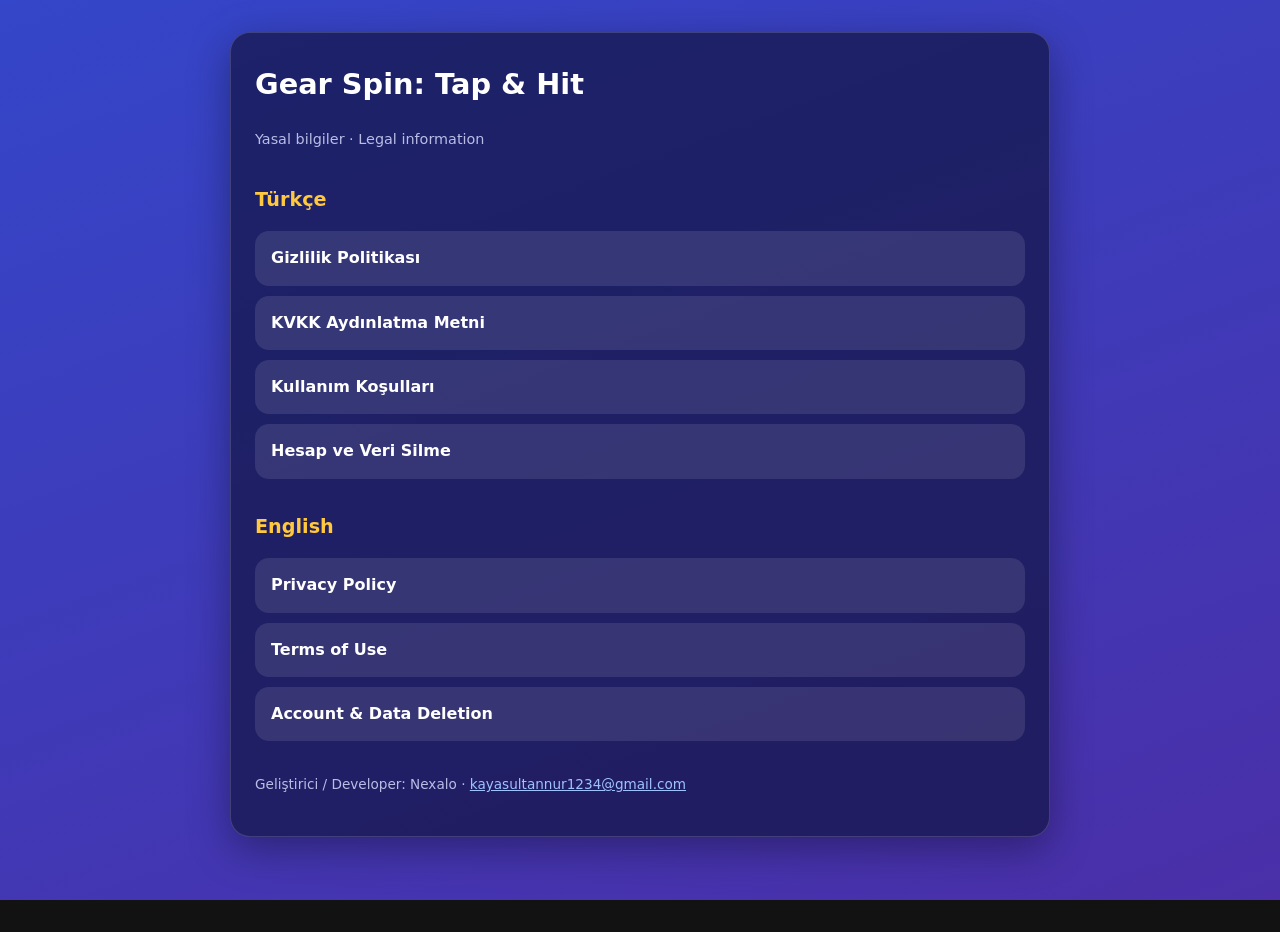
<file: docs/index.html>
<!DOCTYPE html>
<html lang="tr">
<head>
  <meta charset="utf-8">
  <meta name="viewport" content="width=device-width, initial-scale=1">
  <title>Gear Spin: Tap &amp; Hit – Yasal Bilgiler / Legal</title>
  <meta name="description" content="Gear Spin: Tap &amp; Hit gizlilik politikası, KVKK aydınlatma metni, kullanım koşulları ve hesap silme bilgileri.">
  <link rel="stylesheet" href="style.css">
</head>
<body>
<main>
  <h1>Gear Spin: Tap &amp; Hit</h1>
  <p class="muted">Yasal bilgiler · Legal information</p>

  <h2>Türkçe</h2>
  <a class="card" href="privacy-tr.html">Gizlilik Politikası</a>
  <a class="card" href="kvkk.html">KVKK Aydınlatma Metni</a>
  <a class="card" href="terms-tr.html">Kullanım Koşulları</a>
  <a class="card" href="delete-account.html">Hesap ve Veri Silme</a>

  <h2>English</h2>
  <a class="card" href="privacy-en.html">Privacy Policy</a>
  <a class="card" href="terms-en.html">Terms of Use</a>
  <a class="card" href="delete-account.html">Account &amp; Data Deletion</a>

  <footer>Geliştirici / Developer: Nexalo · <a href="mailto:kayasultannur1234@gmail.com">kayasultannur1234@gmail.com</a></footer>
</main>
</body>
</html>
</file>
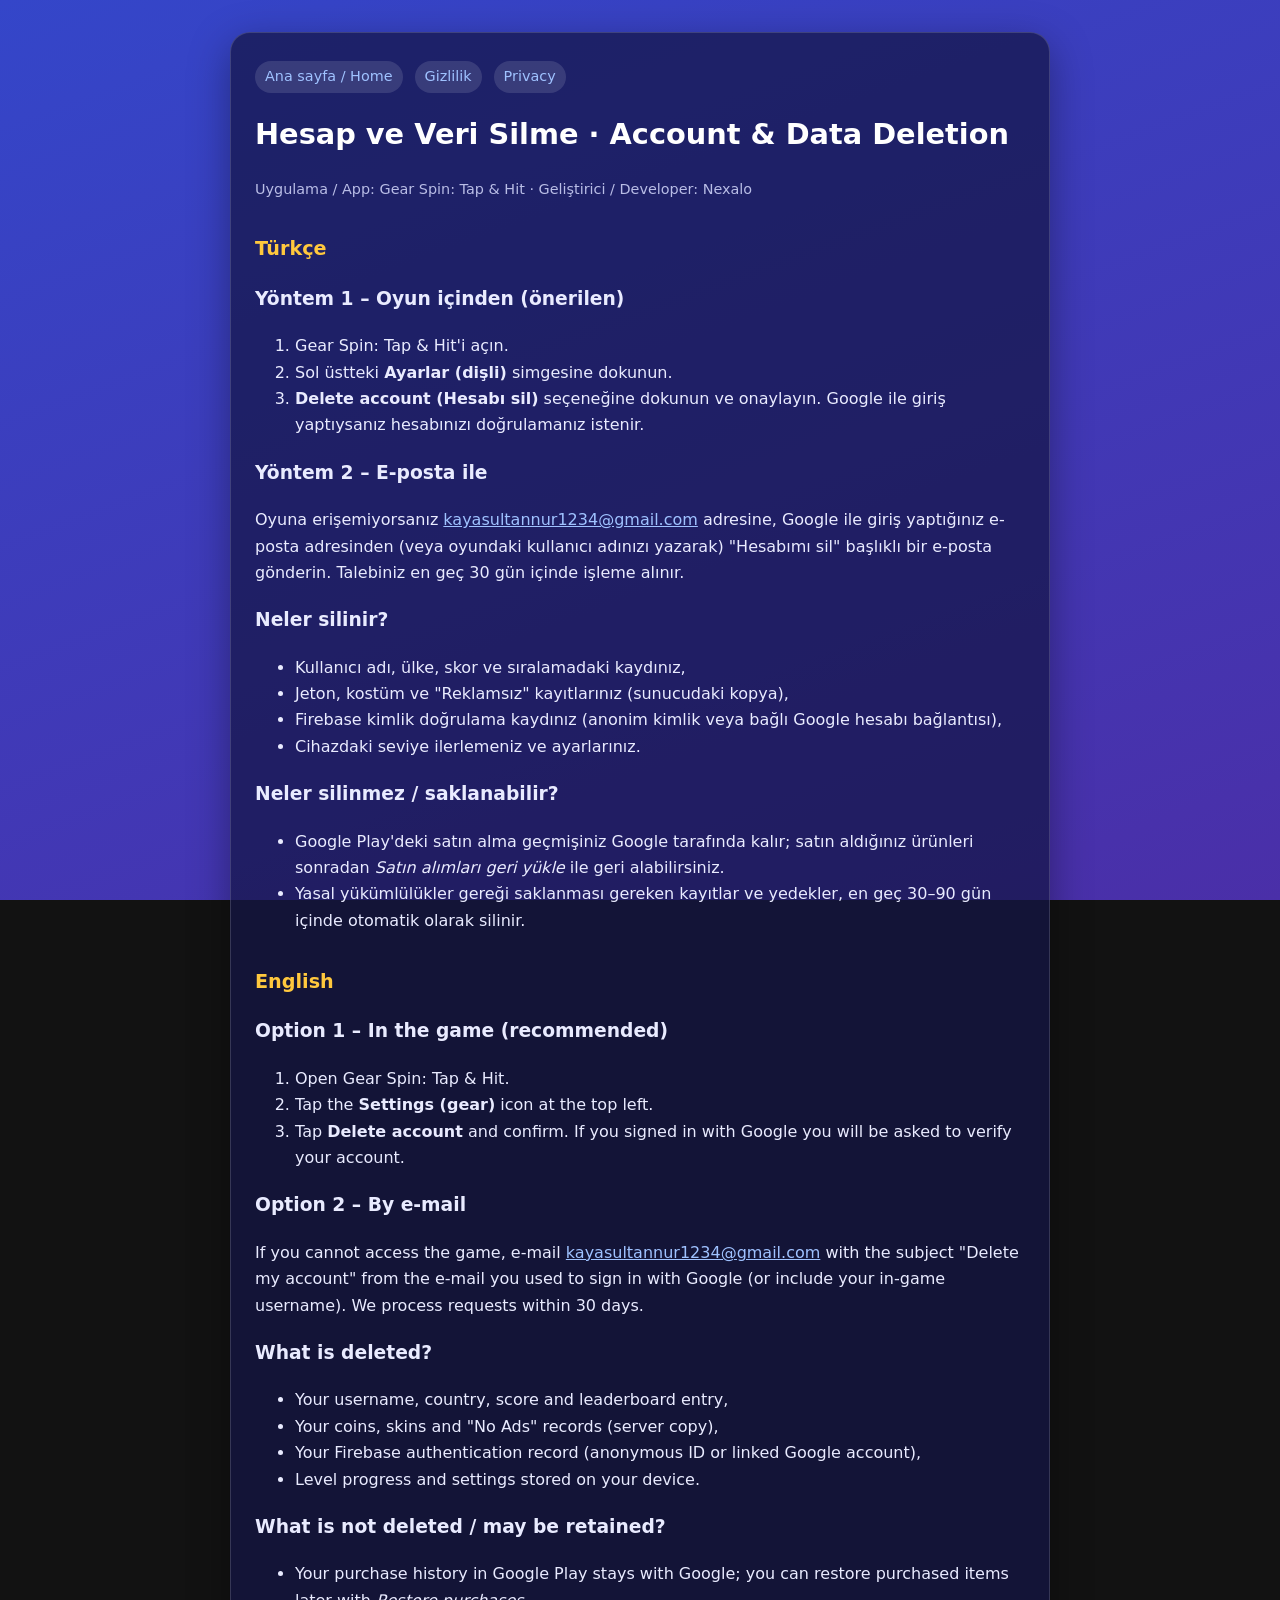
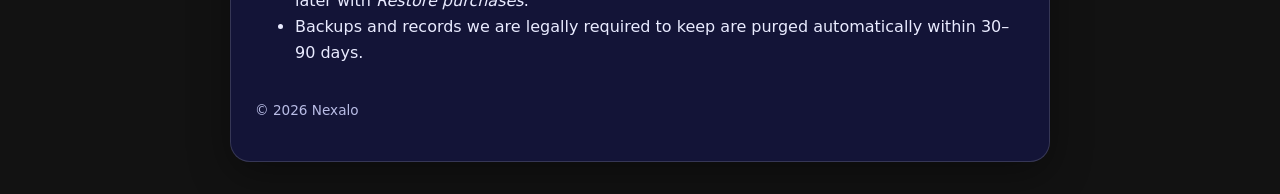
<file: docs/delete-account.html>
<!DOCTYPE html>
<html lang="tr">
<head>
  <meta charset="utf-8">
  <meta name="viewport" content="width=device-width, initial-scale=1">
  <title>Hesap ve Veri Silme / Account &amp; Data Deletion – Gear Spin: Tap &amp; Hit</title>
  <meta name="description" content="Gear Spin: Tap &amp; Hit hesabınızı ve verilerinizi nasıl silebileceğinizi öğrenin. How to delete your Gear Spin account and data.">
  <link rel="stylesheet" href="style.css">
</head>
<body>
<main>
  <nav><a href="index.html">Ana sayfa / Home</a><a href="privacy-tr.html">Gizlilik</a><a href="privacy-en.html">Privacy</a></nav>
  <h1>Hesap ve Veri Silme · Account &amp; Data Deletion</h1>
  <p class="muted">Uygulama / App: Gear Spin: Tap &amp; Hit · Geliştirici / Developer: Nexalo</p>

  <h2>Türkçe</h2>
  <h3>Yöntem 1 – Oyun içinden (önerilen)</h3>
  <ol>
    <li>Gear Spin: Tap &amp; Hit'i açın.</li>
    <li>Sol üstteki <strong>Ayarlar (dişli)</strong> simgesine dokunun.</li>
    <li><strong>Delete account (Hesabı sil)</strong> seçeneğine dokunun ve onaylayın. Google ile giriş yaptıysanız hesabınızı doğrulamanız istenir.</li>
  </ol>
  <h3>Yöntem 2 – E-posta ile</h3>
  <p>Oyuna erişemiyorsanız <a href="mailto:kayasultannur1234@gmail.com?subject=Gear%20Spin%20hesap%20silme">kayasultannur1234@gmail.com</a> adresine, Google ile giriş yaptığınız e-posta adresinden (veya oyundaki kullanıcı adınızı yazarak) "Hesabımı sil" başlıklı bir e-posta gönderin. Talebiniz en geç 30 gün içinde işleme alınır.</p>
  <h3>Neler silinir?</h3>
  <ul>
    <li>Kullanıcı adı, ülke, skor ve sıralamadaki kaydınız,</li>
    <li>Jeton, kostüm ve "Reklamsız" kayıtlarınız (sunucudaki kopya),</li>
    <li>Firebase kimlik doğrulama kaydınız (anonim kimlik veya bağlı Google hesabı bağlantısı),</li>
    <li>Cihazdaki seviye ilerlemeniz ve ayarlarınız.</li>
  </ul>
  <h3>Neler silinmez / saklanabilir?</h3>
  <ul>
    <li>Google Play'deki satın alma geçmişiniz Google tarafında kalır; satın aldığınız ürünleri sonradan <em>Satın alımları geri yükle</em> ile geri alabilirsiniz.</li>
    <li>Yasal yükümlülükler gereği saklanması gereken kayıtlar ve yedekler, en geç 30–90 gün içinde otomatik olarak silinir.</li>
  </ul>

  <h2>English</h2>
  <h3>Option 1 – In the game (recommended)</h3>
  <ol>
    <li>Open Gear Spin: Tap &amp; Hit.</li>
    <li>Tap the <strong>Settings (gear)</strong> icon at the top left.</li>
    <li>Tap <strong>Delete account</strong> and confirm. If you signed in with Google you will be asked to verify your account.</li>
  </ol>
  <h3>Option 2 – By e-mail</h3>
  <p>If you cannot access the game, e-mail <a href="mailto:kayasultannur1234@gmail.com?subject=Gear%20Spin%20account%20deletion">kayasultannur1234@gmail.com</a> with the subject "Delete my account" from the e-mail you used to sign in with Google (or include your in-game username). We process requests within 30 days.</p>
  <h3>What is deleted?</h3>
  <ul>
    <li>Your username, country, score and leaderboard entry,</li>
    <li>Your coins, skins and "No Ads" records (server copy),</li>
    <li>Your Firebase authentication record (anonymous ID or linked Google account),</li>
    <li>Level progress and settings stored on your device.</li>
  </ul>
  <h3>What is not deleted / may be retained?</h3>
  <ul>
    <li>Your purchase history in Google Play stays with Google; you can restore purchased items later with <em>Restore purchases</em>.</li>
    <li>Backups and records we are legally required to keep are purged automatically within 30–90 days.</li>
  </ul>

  <footer>© 2026 Nexalo</footer>
</main>
</body>
</html>
</file>
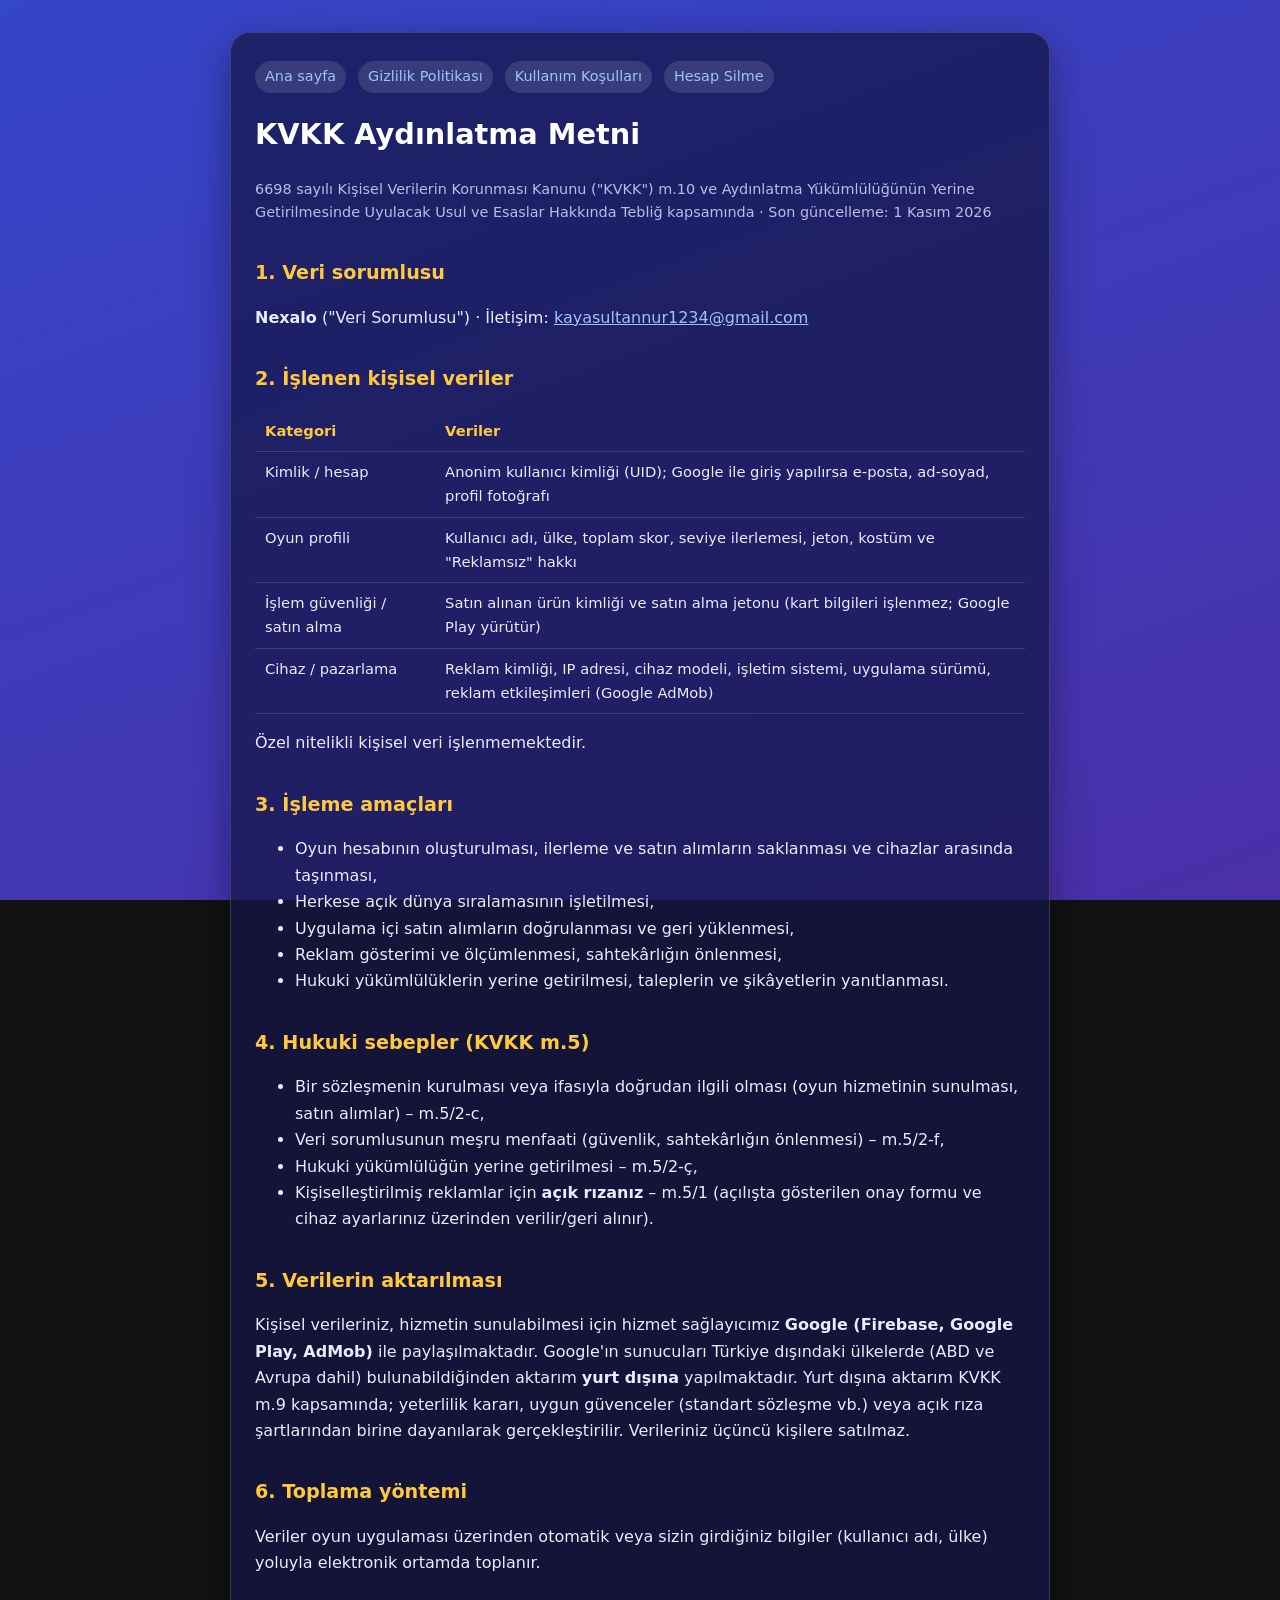
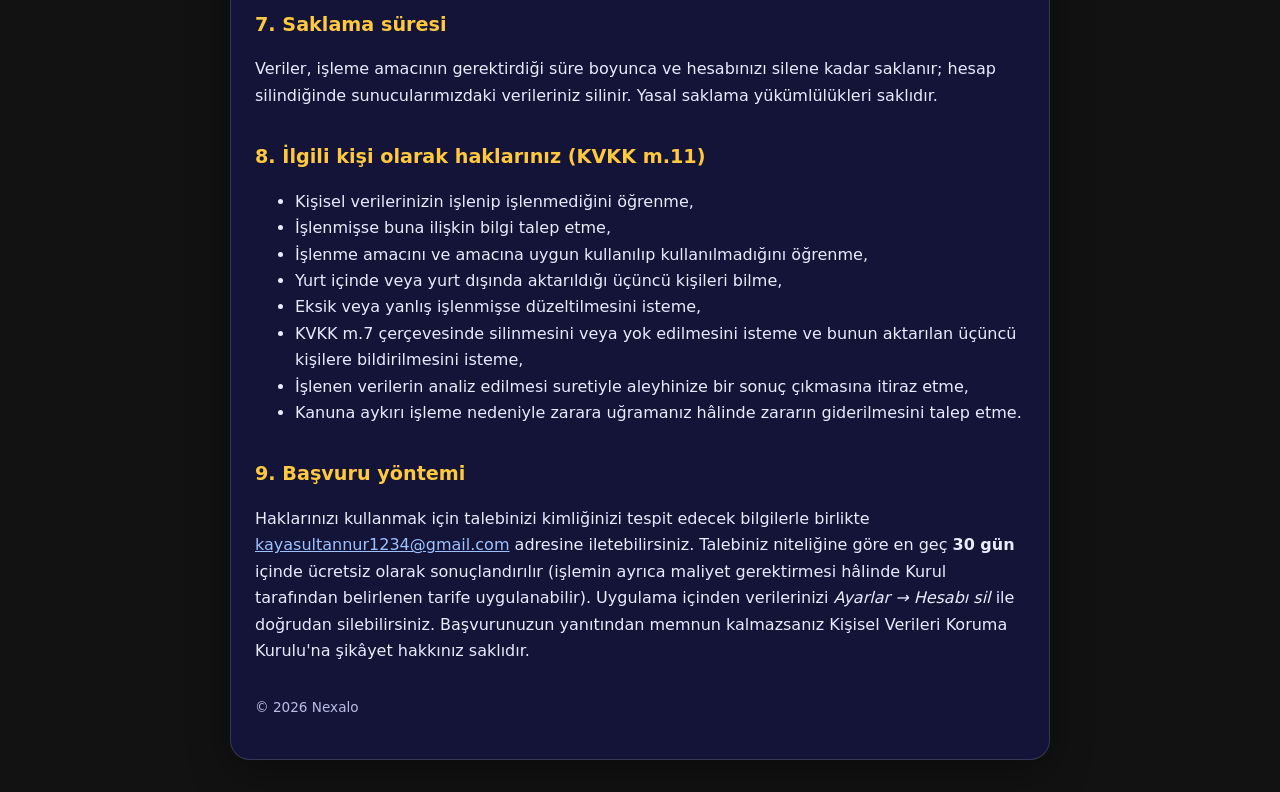
<file: docs/kvkk.html>
<!DOCTYPE html>
<html lang="tr">
<head>
  <meta charset="utf-8">
  <meta name="viewport" content="width=device-width, initial-scale=1">
  <title>KVKK Aydınlatma Metni – Gear Spin: Tap &amp; Hit</title>
  <meta name="description" content="6698 sayılı KVKK m.10 kapsamında Gear Spin: Tap &amp; Hit kullanıcıları için kişisel verilerin işlenmesine ilişkin aydınlatma metni.">
  <link rel="stylesheet" href="style.css">
</head>
<body>
<main>
  <nav><a href="index.html">Ana sayfa</a><a href="privacy-tr.html">Gizlilik Politikası</a><a href="terms-tr.html">Kullanım Koşulları</a><a href="delete-account.html">Hesap Silme</a></nav>
  <h1>KVKK Aydınlatma Metni</h1>
  <p class="muted">6698 sayılı Kişisel Verilerin Korunması Kanunu ("KVKK") m.10 ve Aydınlatma Yükümlülüğünün Yerine Getirilmesinde Uyulacak Usul ve Esaslar Hakkında Tebliğ kapsamında · Son güncelleme: 1 Kasım 2026</p>

  <h2>1. Veri sorumlusu</h2>
  <p><strong>Nexalo</strong> ("Veri Sorumlusu") · İletişim: <a href="mailto:kayasultannur1234@gmail.com">kayasultannur1234@gmail.com</a></p>

  <h2>2. İşlenen kişisel veriler</h2>
  <table>
    <tr><th>Kategori</th><th>Veriler</th></tr>
    <tr><td>Kimlik / hesap</td><td>Anonim kullanıcı kimliği (UID); Google ile giriş yapılırsa e-posta, ad-soyad, profil fotoğrafı</td></tr>
    <tr><td>Oyun profili</td><td>Kullanıcı adı, ülke, toplam skor, seviye ilerlemesi, jeton, kostüm ve "Reklamsız" hakkı</td></tr>
    <tr><td>İşlem güvenliği / satın alma</td><td>Satın alınan ürün kimliği ve satın alma jetonu (kart bilgileri işlenmez; Google Play yürütür)</td></tr>
    <tr><td>Cihaz / pazarlama</td><td>Reklam kimliği, IP adresi, cihaz modeli, işletim sistemi, uygulama sürümü, reklam etkileşimleri (Google AdMob)</td></tr>
  </table>
  <p>Özel nitelikli kişisel veri işlenmemektedir.</p>

  <h2>3. İşleme amaçları</h2>
  <ul>
    <li>Oyun hesabının oluşturulması, ilerleme ve satın alımların saklanması ve cihazlar arasında taşınması,</li>
    <li>Herkese açık dünya sıralamasının işletilmesi,</li>
    <li>Uygulama içi satın alımların doğrulanması ve geri yüklenmesi,</li>
    <li>Reklam gösterimi ve ölçümlenmesi, sahtekârlığın önlenmesi,</li>
    <li>Hukuki yükümlülüklerin yerine getirilmesi, taleplerin ve şikâyetlerin yanıtlanması.</li>
  </ul>

  <h2>4. Hukuki sebepler (KVKK m.5)</h2>
  <ul>
    <li>Bir sözleşmenin kurulması veya ifasıyla doğrudan ilgili olması (oyun hizmetinin sunulması, satın alımlar) – m.5/2-c,</li>
    <li>Veri sorumlusunun meşru menfaati (güvenlik, sahtekârlığın önlenmesi) – m.5/2-f,</li>
    <li>Hukuki yükümlülüğün yerine getirilmesi – m.5/2-ç,</li>
    <li>Kişiselleştirilmiş reklamlar için <strong>açık rızanız</strong> – m.5/1 (açılışta gösterilen onay formu ve cihaz ayarlarınız üzerinden verilir/geri alınır).</li>
  </ul>

  <h2>5. Verilerin aktarılması</h2>
  <p>Kişisel verileriniz, hizmetin sunulabilmesi için hizmet sağlayıcımız <strong>Google (Firebase, Google Play, AdMob)</strong> ile paylaşılmaktadır. Google'ın sunucuları Türkiye dışındaki ülkelerde (ABD ve Avrupa dahil) bulunabildiğinden aktarım <strong>yurt dışına</strong> yapılmaktadır. Yurt dışına aktarım KVKK m.9 kapsamında; yeterlilik kararı, uygun güvenceler (standart sözleşme vb.) veya açık rıza şartlarından birine dayanılarak gerçekleştirilir. Verileriniz üçüncü kişilere satılmaz.</p>

  <h2>6. Toplama yöntemi</h2>
  <p>Veriler oyun uygulaması üzerinden otomatik veya sizin girdiğiniz bilgiler (kullanıcı adı, ülke) yoluyla elektronik ortamda toplanır.</p>

  <h2>7. Saklama süresi</h2>
  <p>Veriler, işleme amacının gerektirdiği süre boyunca ve hesabınızı silene kadar saklanır; hesap silindiğinde sunucularımızdaki verileriniz silinir. Yasal saklama yükümlülükleri saklıdır.</p>

  <h2>8. İlgili kişi olarak haklarınız (KVKK m.11)</h2>
  <ul>
    <li>Kişisel verilerinizin işlenip işlenmediğini öğrenme,</li>
    <li>İşlenmişse buna ilişkin bilgi talep etme,</li>
    <li>İşlenme amacını ve amacına uygun kullanılıp kullanılmadığını öğrenme,</li>
    <li>Yurt içinde veya yurt dışında aktarıldığı üçüncü kişileri bilme,</li>
    <li>Eksik veya yanlış işlenmişse düzeltilmesini isteme,</li>
    <li>KVKK m.7 çerçevesinde silinmesini veya yok edilmesini isteme ve bunun aktarılan üçüncü kişilere bildirilmesini isteme,</li>
    <li>İşlenen verilerin analiz edilmesi suretiyle aleyhinize bir sonuç çıkmasına itiraz etme,</li>
    <li>Kanuna aykırı işleme nedeniyle zarara uğramanız hâlinde zararın giderilmesini talep etme.</li>
  </ul>

  <h2>9. Başvuru yöntemi</h2>
  <p>Haklarınızı kullanmak için talebinizi kimliğinizi tespit edecek bilgilerle birlikte <a href="mailto:kayasultannur1234@gmail.com">kayasultannur1234@gmail.com</a> adresine iletebilirsiniz. Talebiniz niteliğine göre en geç <strong>30 gün</strong> içinde ücretsiz olarak sonuçlandırılır (işlemin ayrıca maliyet gerektirmesi hâlinde Kurul tarafından belirlenen tarife uygulanabilir). Uygulama içinden verilerinizi <em>Ayarlar → Hesabı sil</em> ile doğrudan silebilirsiniz. Başvurunuzun yanıtından memnun kalmazsanız Kişisel Verileri Koruma Kurulu'na şikâyet hakkınız saklıdır.</p>

  <footer>© 2026 Nexalo</footer>
</main>
</body>
</html>
</file>
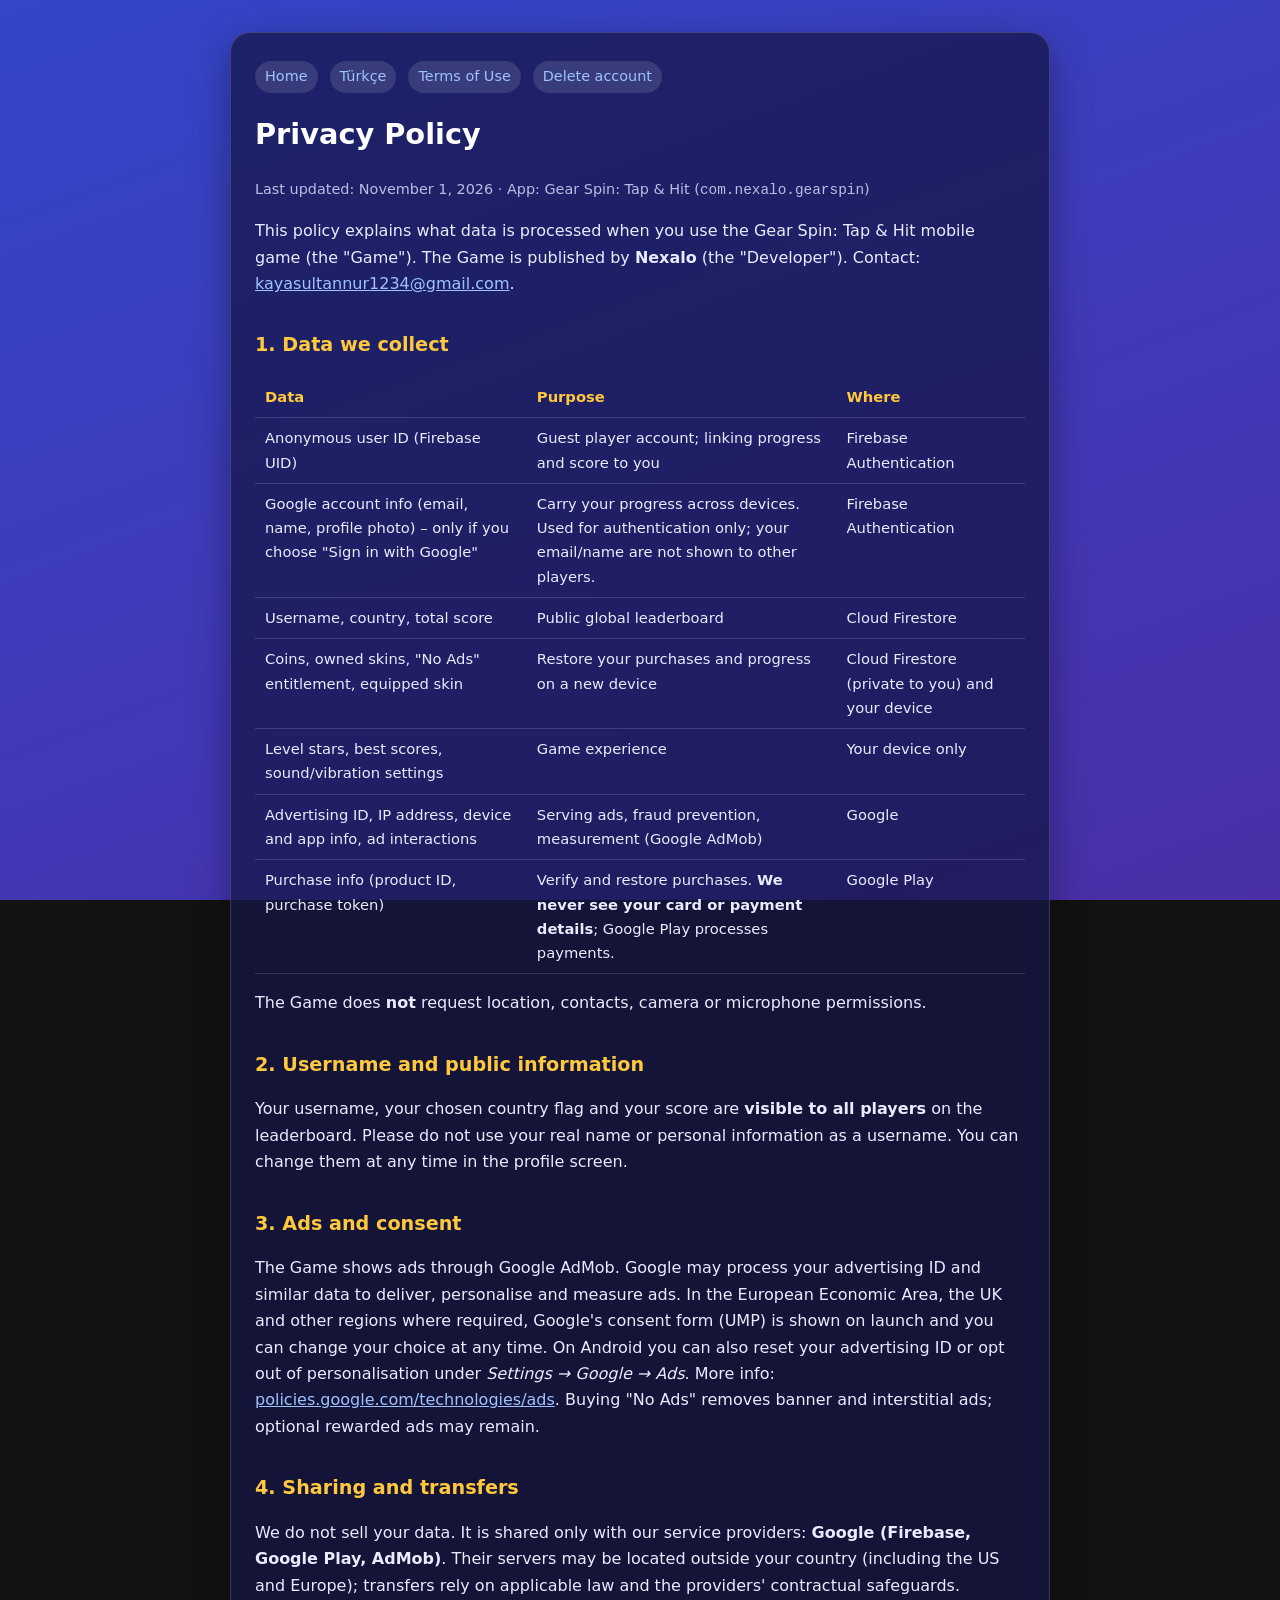
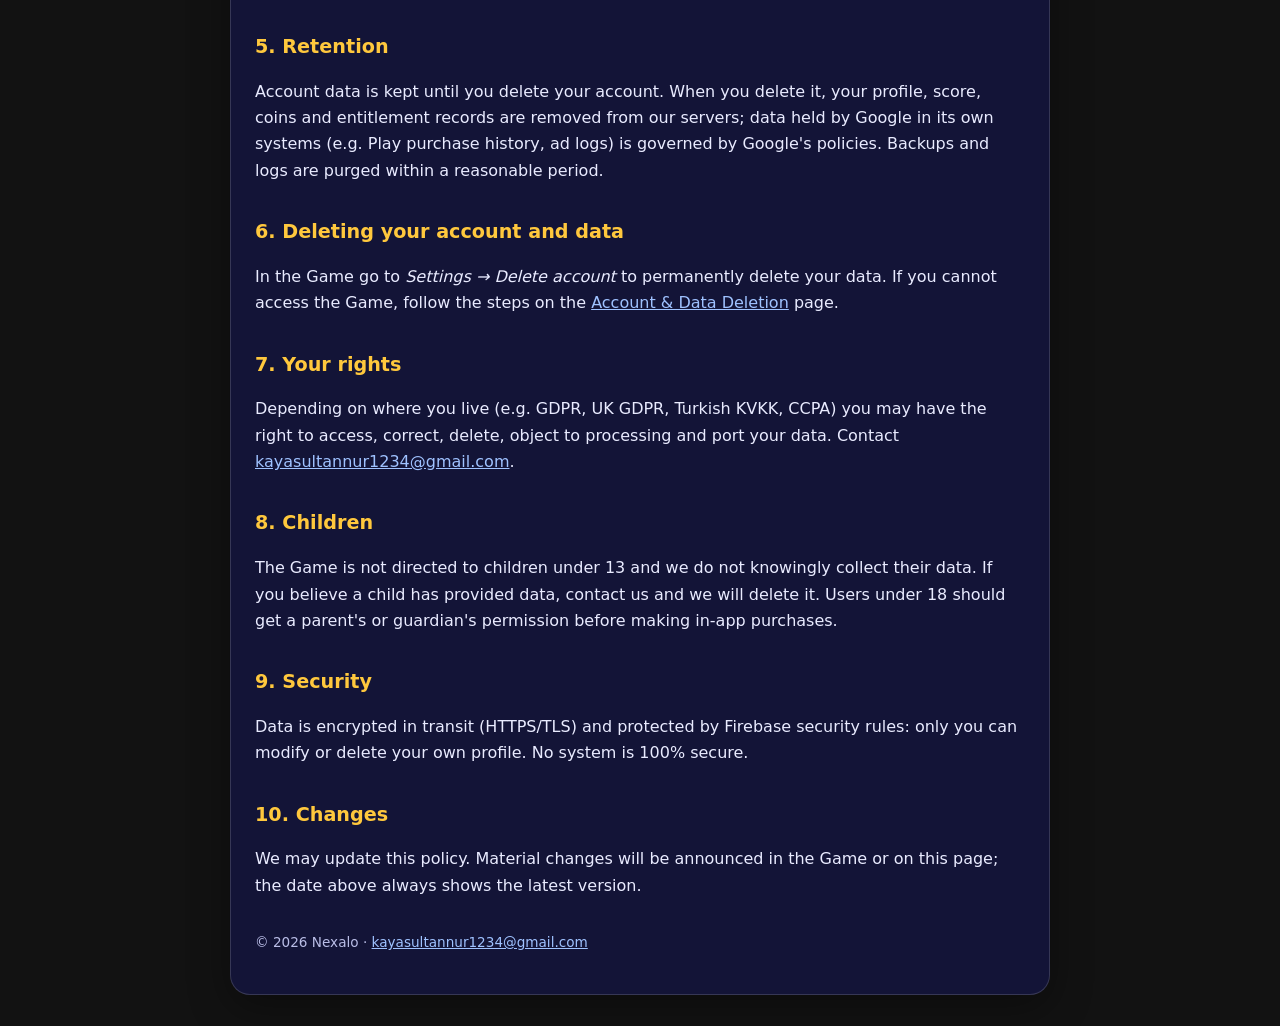
<file: docs/privacy-en.html>
<!DOCTYPE html>
<html lang="en">
<head>
  <meta charset="utf-8">
  <meta name="viewport" content="width=device-width, initial-scale=1">
  <title>Privacy Policy – Gear Spin: Tap &amp; Hit</title>
  <meta name="description" content="Privacy policy of Gear Spin: Tap &amp; Hit – what data the game collects, why, and your rights.">
  <link rel="stylesheet" href="style.css">
</head>
<body>
<main>
  <nav><a href="index.html">Home</a><a href="privacy-tr.html">Türkçe</a><a href="terms-en.html">Terms of Use</a><a href="delete-account.html">Delete account</a></nav>
  <h1>Privacy Policy</h1>
  <p class="muted">Last updated: November 1, 2026 · App: Gear Spin: Tap &amp; Hit (<code>com.nexalo.gearspin</code>)</p>

  <p>This policy explains what data is processed when you use the Gear Spin: Tap &amp; Hit mobile game (the "Game"). The Game is published by <strong>Nexalo</strong> (the "Developer"). Contact: <a href="mailto:kayasultannur1234@gmail.com">kayasultannur1234@gmail.com</a>.</p>

  <h2>1. Data we collect</h2>
  <table>
    <tr><th>Data</th><th>Purpose</th><th>Where</th></tr>
    <tr><td>Anonymous user ID (Firebase UID)</td><td>Guest player account; linking progress and score to you</td><td>Firebase Authentication</td></tr>
    <tr><td>Google account info (email, name, profile photo) – only if you choose "Sign in with Google"</td><td>Carry your progress across devices. Used for authentication only; your email/name are not shown to other players.</td><td>Firebase Authentication</td></tr>
    <tr><td>Username, country, total score</td><td>Public global leaderboard</td><td>Cloud Firestore</td></tr>
    <tr><td>Coins, owned skins, "No Ads" entitlement, equipped skin</td><td>Restore your purchases and progress on a new device</td><td>Cloud Firestore (private to you) and your device</td></tr>
    <tr><td>Level stars, best scores, sound/vibration settings</td><td>Game experience</td><td>Your device only</td></tr>
    <tr><td>Advertising ID, IP address, device and app info, ad interactions</td><td>Serving ads, fraud prevention, measurement (Google AdMob)</td><td>Google</td></tr>
    <tr><td>Purchase info (product ID, purchase token)</td><td>Verify and restore purchases. <strong>We never see your card or payment details</strong>; Google Play processes payments.</td><td>Google Play</td></tr>
  </table>
  <p>The Game does <strong>not</strong> request location, contacts, camera or microphone permissions.</p>

  <h2>2. Username and public information</h2>
  <p>Your username, your chosen country flag and your score are <strong>visible to all players</strong> on the leaderboard. Please do not use your real name or personal information as a username. You can change them at any time in the profile screen.</p>

  <h2>3. Ads and consent</h2>
  <p>The Game shows ads through Google AdMob. Google may process your advertising ID and similar data to deliver, personalise and measure ads. In the European Economic Area, the UK and other regions where required, Google's consent form (UMP) is shown on launch and you can change your choice at any time. On Android you can also reset your advertising ID or opt out of personalisation under <em>Settings → Google → Ads</em>. More info: <a href="https://policies.google.com/technologies/ads">policies.google.com/technologies/ads</a>. Buying "No Ads" removes banner and interstitial ads; optional rewarded ads may remain.</p>

  <h2>4. Sharing and transfers</h2>
  <p>We do not sell your data. It is shared only with our service providers: <strong>Google (Firebase, Google Play, AdMob)</strong>. Their servers may be located outside your country (including the US and Europe); transfers rely on applicable law and the providers' contractual safeguards.</p>

  <h2>5. Retention</h2>
  <p>Account data is kept until you delete your account. When you delete it, your profile, score, coins and entitlement records are removed from our servers; data held by Google in its own systems (e.g. Play purchase history, ad logs) is governed by Google's policies. Backups and logs are purged within a reasonable period.</p>

  <h2>6. Deleting your account and data</h2>
  <p>In the Game go to <em>Settings → Delete account</em> to permanently delete your data. If you cannot access the Game, follow the steps on the <a href="delete-account.html">Account &amp; Data Deletion</a> page.</p>

  <h2>7. Your rights</h2>
  <p>Depending on where you live (e.g. GDPR, UK GDPR, Turkish KVKK, CCPA) you may have the right to access, correct, delete, object to processing and port your data. Contact <a href="mailto:kayasultannur1234@gmail.com">kayasultannur1234@gmail.com</a>.</p>

  <h2>8. Children</h2>
  <p>The Game is not directed to children under 13 and we do not knowingly collect their data. If you believe a child has provided data, contact us and we will delete it. Users under 18 should get a parent's or guardian's permission before making in-app purchases.</p>

  <h2>9. Security</h2>
  <p>Data is encrypted in transit (HTTPS/TLS) and protected by Firebase security rules: only you can modify or delete your own profile. No system is 100% secure.</p>

  <h2>10. Changes</h2>
  <p>We may update this policy. Material changes will be announced in the Game or on this page; the date above always shows the latest version.</p>

  <footer>© 2026 Nexalo · <a href="mailto:kayasultannur1234@gmail.com">kayasultannur1234@gmail.com</a></footer>
</main>
</body>
</html>
</file>
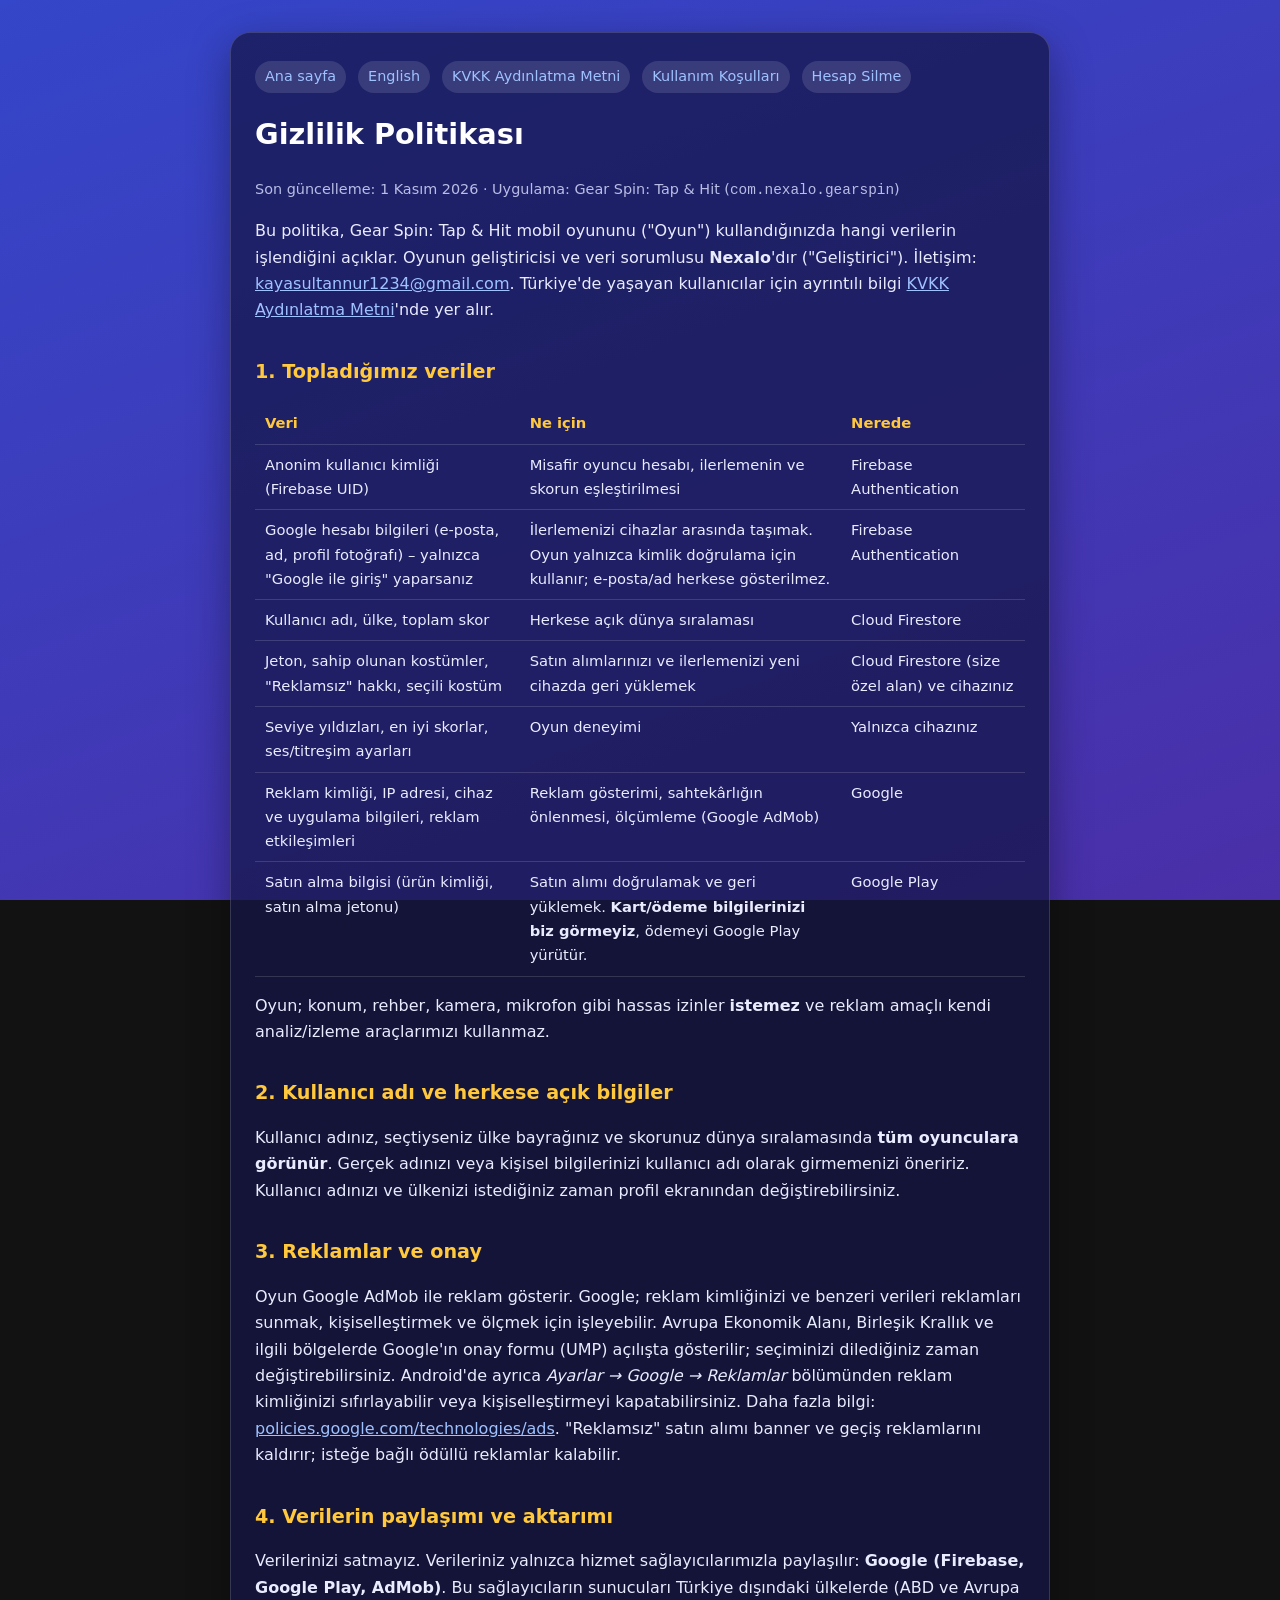
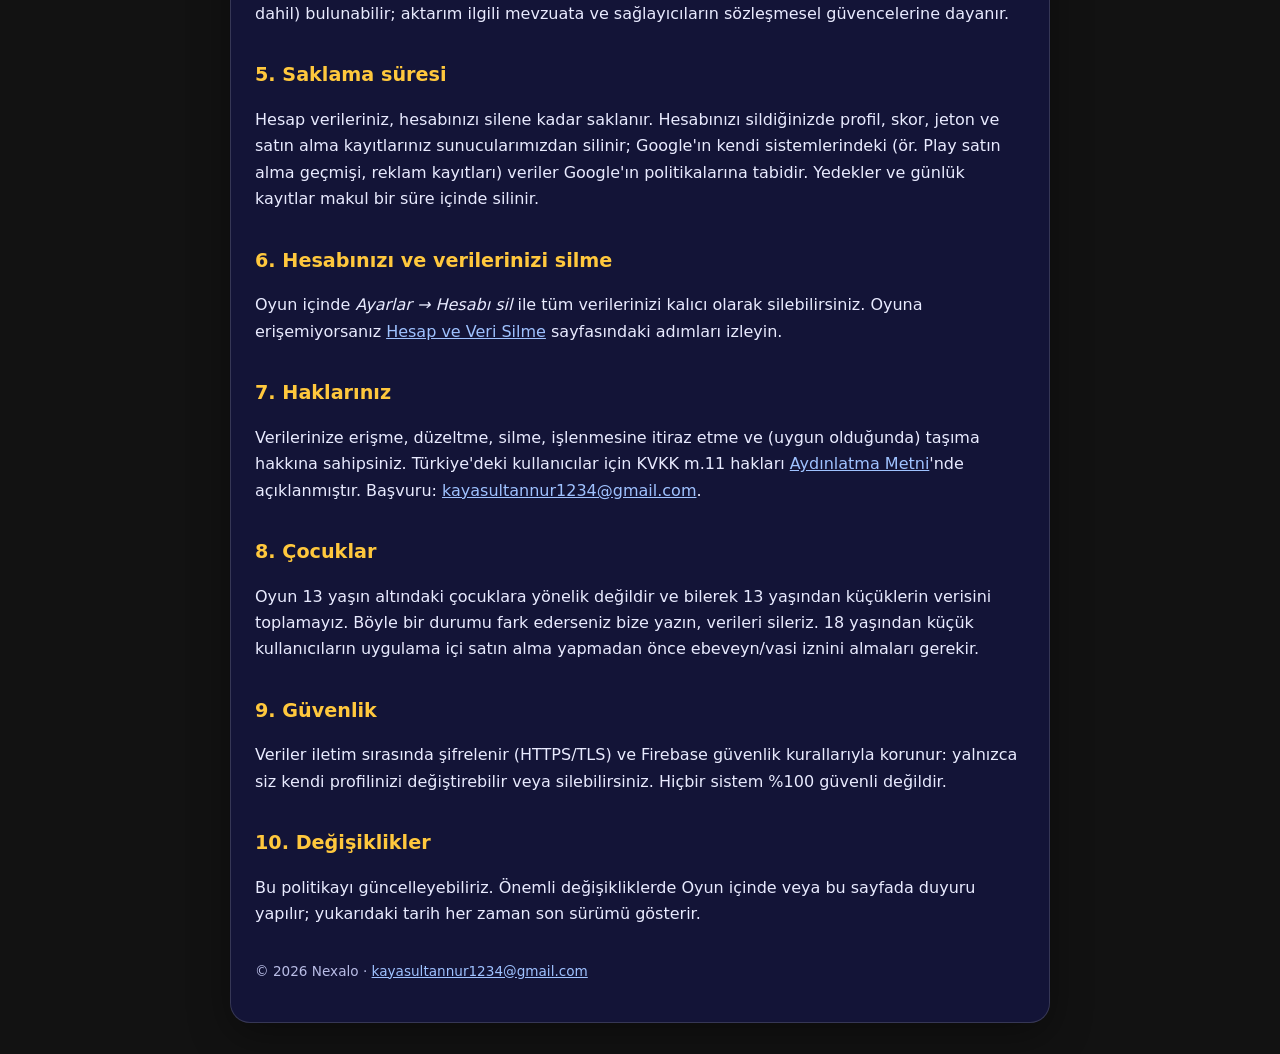
<file: docs/privacy-tr.html>
<!DOCTYPE html>
<html lang="tr">
<head>
  <meta charset="utf-8">
  <meta name="viewport" content="width=device-width, initial-scale=1">
  <title>Gizlilik Politikası – Gear Spin: Tap &amp; Hit</title>
  <meta name="description" content="Gear Spin: Tap &amp; Hit oyununun hangi verileri neden topladığını ve haklarınızı açıklayan gizlilik politikası.">
  <link rel="stylesheet" href="style.css">
</head>
<body>
<main>
  <nav><a href="index.html">Ana sayfa</a><a href="privacy-en.html">English</a><a href="kvkk.html">KVKK Aydınlatma Metni</a><a href="terms-tr.html">Kullanım Koşulları</a><a href="delete-account.html">Hesap Silme</a></nav>
  <h1>Gizlilik Politikası</h1>
  <p class="muted">Son güncelleme: 1 Kasım 2026 · Uygulama: Gear Spin: Tap &amp; Hit (<code>com.nexalo.gearspin</code>)</p>

  <p>Bu politika, Gear Spin: Tap &amp; Hit mobil oyununu ("Oyun") kullandığınızda hangi verilerin işlendiğini açıklar. Oyunun geliştiricisi ve veri sorumlusu <strong>Nexalo</strong>'dır ("Geliştirici"). İletişim: <a href="mailto:kayasultannur1234@gmail.com">kayasultannur1234@gmail.com</a>. Türkiye'de yaşayan kullanıcılar için ayrıntılı bilgi <a href="kvkk.html">KVKK Aydınlatma Metni</a>'nde yer alır.</p>

  <h2>1. Topladığımız veriler</h2>
  <table>
    <tr><th>Veri</th><th>Ne için</th><th>Nerede</th></tr>
    <tr><td>Anonim kullanıcı kimliği (Firebase UID)</td><td>Misafir oyuncu hesabı, ilerlemenin ve skorun eşleştirilmesi</td><td>Firebase Authentication</td></tr>
    <tr><td>Google hesabı bilgileri (e-posta, ad, profil fotoğrafı) – yalnızca "Google ile giriş" yaparsanız</td><td>İlerlemenizi cihazlar arasında taşımak. Oyun yalnızca kimlik doğrulama için kullanır; e-posta/ad herkese gösterilmez.</td><td>Firebase Authentication</td></tr>
    <tr><td>Kullanıcı adı, ülke, toplam skor</td><td>Herkese açık dünya sıralaması</td><td>Cloud Firestore</td></tr>
    <tr><td>Jeton, sahip olunan kostümler, "Reklamsız" hakkı, seçili kostüm</td><td>Satın alımlarınızı ve ilerlemenizi yeni cihazda geri yüklemek</td><td>Cloud Firestore (size özel alan) ve cihazınız</td></tr>
    <tr><td>Seviye yıldızları, en iyi skorlar, ses/titreşim ayarları</td><td>Oyun deneyimi</td><td>Yalnızca cihazınız</td></tr>
    <tr><td>Reklam kimliği, IP adresi, cihaz ve uygulama bilgileri, reklam etkileşimleri</td><td>Reklam gösterimi, sahtekârlığın önlenmesi, ölçümleme (Google AdMob)</td><td>Google</td></tr>
    <tr><td>Satın alma bilgisi (ürün kimliği, satın alma jetonu)</td><td>Satın alımı doğrulamak ve geri yüklemek. <strong>Kart/ödeme bilgilerinizi biz görmeyiz</strong>, ödemeyi Google Play yürütür.</td><td>Google Play</td></tr>
  </table>
  <p>Oyun; konum, rehber, kamera, mikrofon gibi hassas izinler <strong>istemez</strong> ve reklam amaçlı kendi analiz/izleme araçlarımızı kullanmaz.</p>

  <h2>2. Kullanıcı adı ve herkese açık bilgiler</h2>
  <p>Kullanıcı adınız, seçtiyseniz ülke bayrağınız ve skorunuz dünya sıralamasında <strong>tüm oyunculara görünür</strong>. Gerçek adınızı veya kişisel bilgilerinizi kullanıcı adı olarak girmemenizi öneririz. Kullanıcı adınızı ve ülkenizi istediğiniz zaman profil ekranından değiştirebilirsiniz.</p>

  <h2>3. Reklamlar ve onay</h2>
  <p>Oyun Google AdMob ile reklam gösterir. Google; reklam kimliğinizi ve benzeri verileri reklamları sunmak, kişiselleştirmek ve ölçmek için işleyebilir. Avrupa Ekonomik Alanı, Birleşik Krallık ve ilgili bölgelerde Google'ın onay formu (UMP) açılışta gösterilir; seçiminizi dilediğiniz zaman değiştirebilirsiniz. Android'de ayrıca <em>Ayarlar → Google → Reklamlar</em> bölümünden reklam kimliğinizi sıfırlayabilir veya kişiselleştirmeyi kapatabilirsiniz. Daha fazla bilgi: <a href="https://policies.google.com/technologies/ads">policies.google.com/technologies/ads</a>. "Reklamsız" satın alımı banner ve geçiş reklamlarını kaldırır; isteğe bağlı ödüllü reklamlar kalabilir.</p>

  <h2>4. Verilerin paylaşımı ve aktarımı</h2>
  <p>Verilerinizi satmayız. Verileriniz yalnızca hizmet sağlayıcılarımızla paylaşılır: <strong>Google (Firebase, Google Play, AdMob)</strong>. Bu sağlayıcıların sunucuları Türkiye dışındaki ülkelerde (ABD ve Avrupa dahil) bulunabilir; aktarım ilgili mevzuata ve sağlayıcıların sözleşmesel güvencelerine dayanır.</p>

  <h2>5. Saklama süresi</h2>
  <p>Hesap verileriniz, hesabınızı silene kadar saklanır. Hesabınızı sildiğinizde profil, skor, jeton ve satın alma kayıtlarınız sunucularımızdan silinir; Google'ın kendi sistemlerindeki (ör. Play satın alma geçmişi, reklam kayıtları) veriler Google'ın politikalarına tabidir. Yedekler ve günlük kayıtlar makul bir süre içinde silinir.</p>

  <h2>6. Hesabınızı ve verilerinizi silme</h2>
  <p>Oyun içinde <em>Ayarlar → Hesabı sil</em> ile tüm verilerinizi kalıcı olarak silebilirsiniz. Oyuna erişemiyorsanız <a href="delete-account.html">Hesap ve Veri Silme</a> sayfasındaki adımları izleyin.</p>

  <h2>7. Haklarınız</h2>
  <p>Verilerinize erişme, düzeltme, silme, işlenmesine itiraz etme ve (uygun olduğunda) taşıma hakkına sahipsiniz. Türkiye'deki kullanıcılar için KVKK m.11 hakları <a href="kvkk.html">Aydınlatma Metni</a>'nde açıklanmıştır. Başvuru: <a href="mailto:kayasultannur1234@gmail.com">kayasultannur1234@gmail.com</a>.</p>

  <h2>8. Çocuklar</h2>
  <p>Oyun 13 yaşın altındaki çocuklara yönelik değildir ve bilerek 13 yaşından küçüklerin verisini toplamayız. Böyle bir durumu fark ederseniz bize yazın, verileri sileriz. 18 yaşından küçük kullanıcıların uygulama içi satın alma yapmadan önce ebeveyn/vasi iznini almaları gerekir.</p>

  <h2>9. Güvenlik</h2>
  <p>Veriler iletim sırasında şifrelenir (HTTPS/TLS) ve Firebase güvenlik kurallarıyla korunur: yalnızca siz kendi profilinizi değiştirebilir veya silebilirsiniz. Hiçbir sistem %100 güvenli değildir.</p>

  <h2>10. Değişiklikler</h2>
  <p>Bu politikayı güncelleyebiliriz. Önemli değişikliklerde Oyun içinde veya bu sayfada duyuru yapılır; yukarıdaki tarih her zaman son sürümü gösterir.</p>

  <footer>© 2026 Nexalo · <a href="mailto:kayasultannur1234@gmail.com">kayasultannur1234@gmail.com</a></footer>
</main>
</body>
</html>
</file>
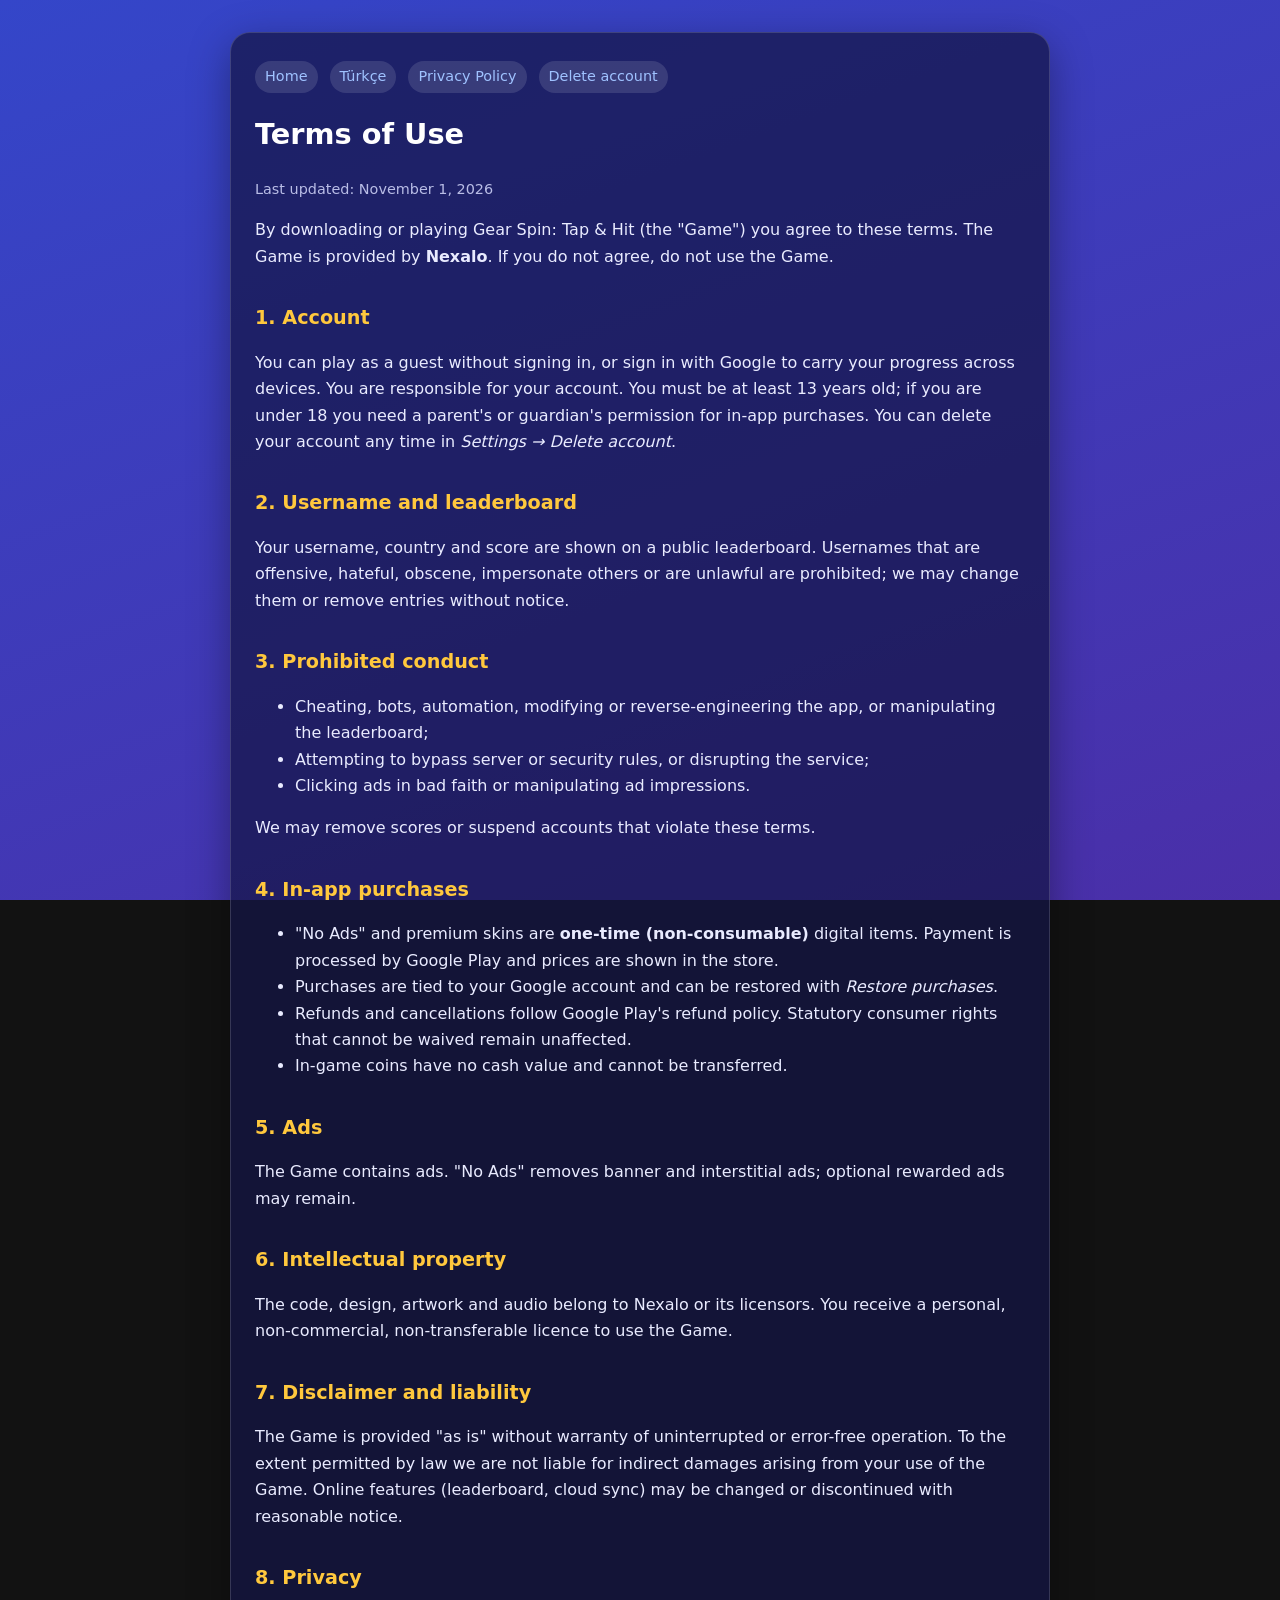
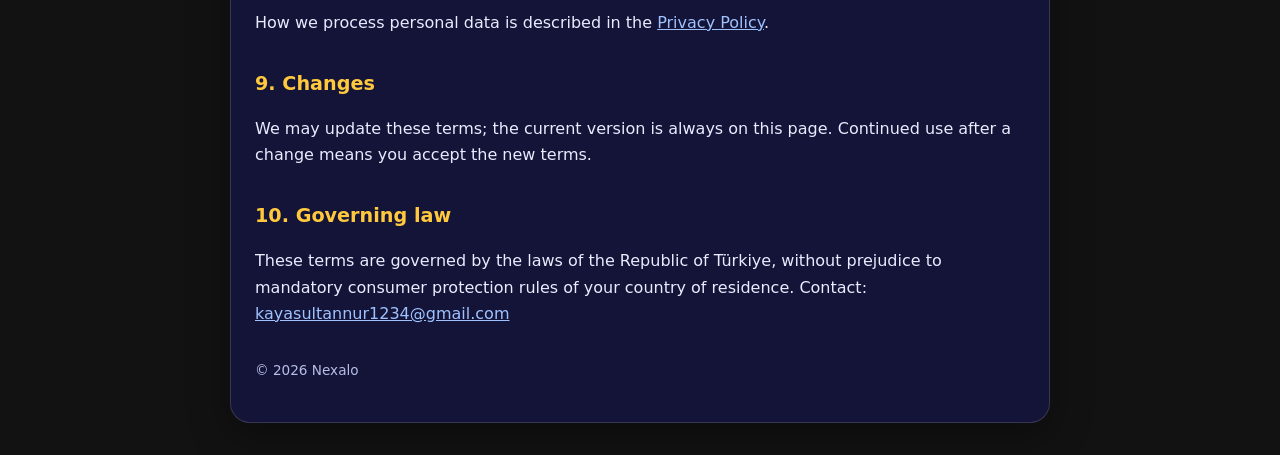
<file: docs/terms-en.html>
<!DOCTYPE html>
<html lang="en">
<head>
  <meta charset="utf-8">
  <meta name="viewport" content="width=device-width, initial-scale=1">
  <title>Terms of Use – Gear Spin: Tap &amp; Hit</title>
  <meta name="description" content="Terms of Use for the Gear Spin: Tap &amp; Hit mobile game.">
  <link rel="stylesheet" href="style.css">
</head>
<body>
<main>
  <nav><a href="index.html">Home</a><a href="terms-tr.html">Türkçe</a><a href="privacy-en.html">Privacy Policy</a><a href="delete-account.html">Delete account</a></nav>
  <h1>Terms of Use</h1>
  <p class="muted">Last updated: November 1, 2026</p>

  <p>By downloading or playing Gear Spin: Tap &amp; Hit (the "Game") you agree to these terms. The Game is provided by <strong>Nexalo</strong>. If you do not agree, do not use the Game.</p>

  <h2>1. Account</h2>
  <p>You can play as a guest without signing in, or sign in with Google to carry your progress across devices. You are responsible for your account. You must be at least 13 years old; if you are under 18 you need a parent's or guardian's permission for in-app purchases. You can delete your account any time in <em>Settings → Delete account</em>.</p>

  <h2>2. Username and leaderboard</h2>
  <p>Your username, country and score are shown on a public leaderboard. Usernames that are offensive, hateful, obscene, impersonate others or are unlawful are prohibited; we may change them or remove entries without notice.</p>

  <h2>3. Prohibited conduct</h2>
  <ul>
    <li>Cheating, bots, automation, modifying or reverse-engineering the app, or manipulating the leaderboard;</li>
    <li>Attempting to bypass server or security rules, or disrupting the service;</li>
    <li>Clicking ads in bad faith or manipulating ad impressions.</li>
  </ul>
  <p>We may remove scores or suspend accounts that violate these terms.</p>

  <h2>4. In-app purchases</h2>
  <ul>
    <li>"No Ads" and premium skins are <strong>one-time (non-consumable)</strong> digital items. Payment is processed by Google Play and prices are shown in the store.</li>
    <li>Purchases are tied to your Google account and can be restored with <em>Restore purchases</em>.</li>
    <li>Refunds and cancellations follow Google Play's refund policy. Statutory consumer rights that cannot be waived remain unaffected.</li>
    <li>In-game coins have no cash value and cannot be transferred.</li>
  </ul>

  <h2>5. Ads</h2>
  <p>The Game contains ads. "No Ads" removes banner and interstitial ads; optional rewarded ads may remain.</p>

  <h2>6. Intellectual property</h2>
  <p>The code, design, artwork and audio belong to Nexalo or its licensors. You receive a personal, non-commercial, non-transferable licence to use the Game.</p>

  <h2>7. Disclaimer and liability</h2>
  <p>The Game is provided "as is" without warranty of uninterrupted or error-free operation. To the extent permitted by law we are not liable for indirect damages arising from your use of the Game. Online features (leaderboard, cloud sync) may be changed or discontinued with reasonable notice.</p>

  <h2>8. Privacy</h2>
  <p>How we process personal data is described in the <a href="privacy-en.html">Privacy Policy</a>.</p>

  <h2>9. Changes</h2>
  <p>We may update these terms; the current version is always on this page. Continued use after a change means you accept the new terms.</p>

  <h2>10. Governing law</h2>
  <p>These terms are governed by the laws of the Republic of Türkiye, without prejudice to mandatory consumer protection rules of your country of residence. Contact: <a href="mailto:kayasultannur1234@gmail.com">kayasultannur1234@gmail.com</a></p>

  <footer>© 2026 Nexalo</footer>
</main>
</body>
</html>
</file>
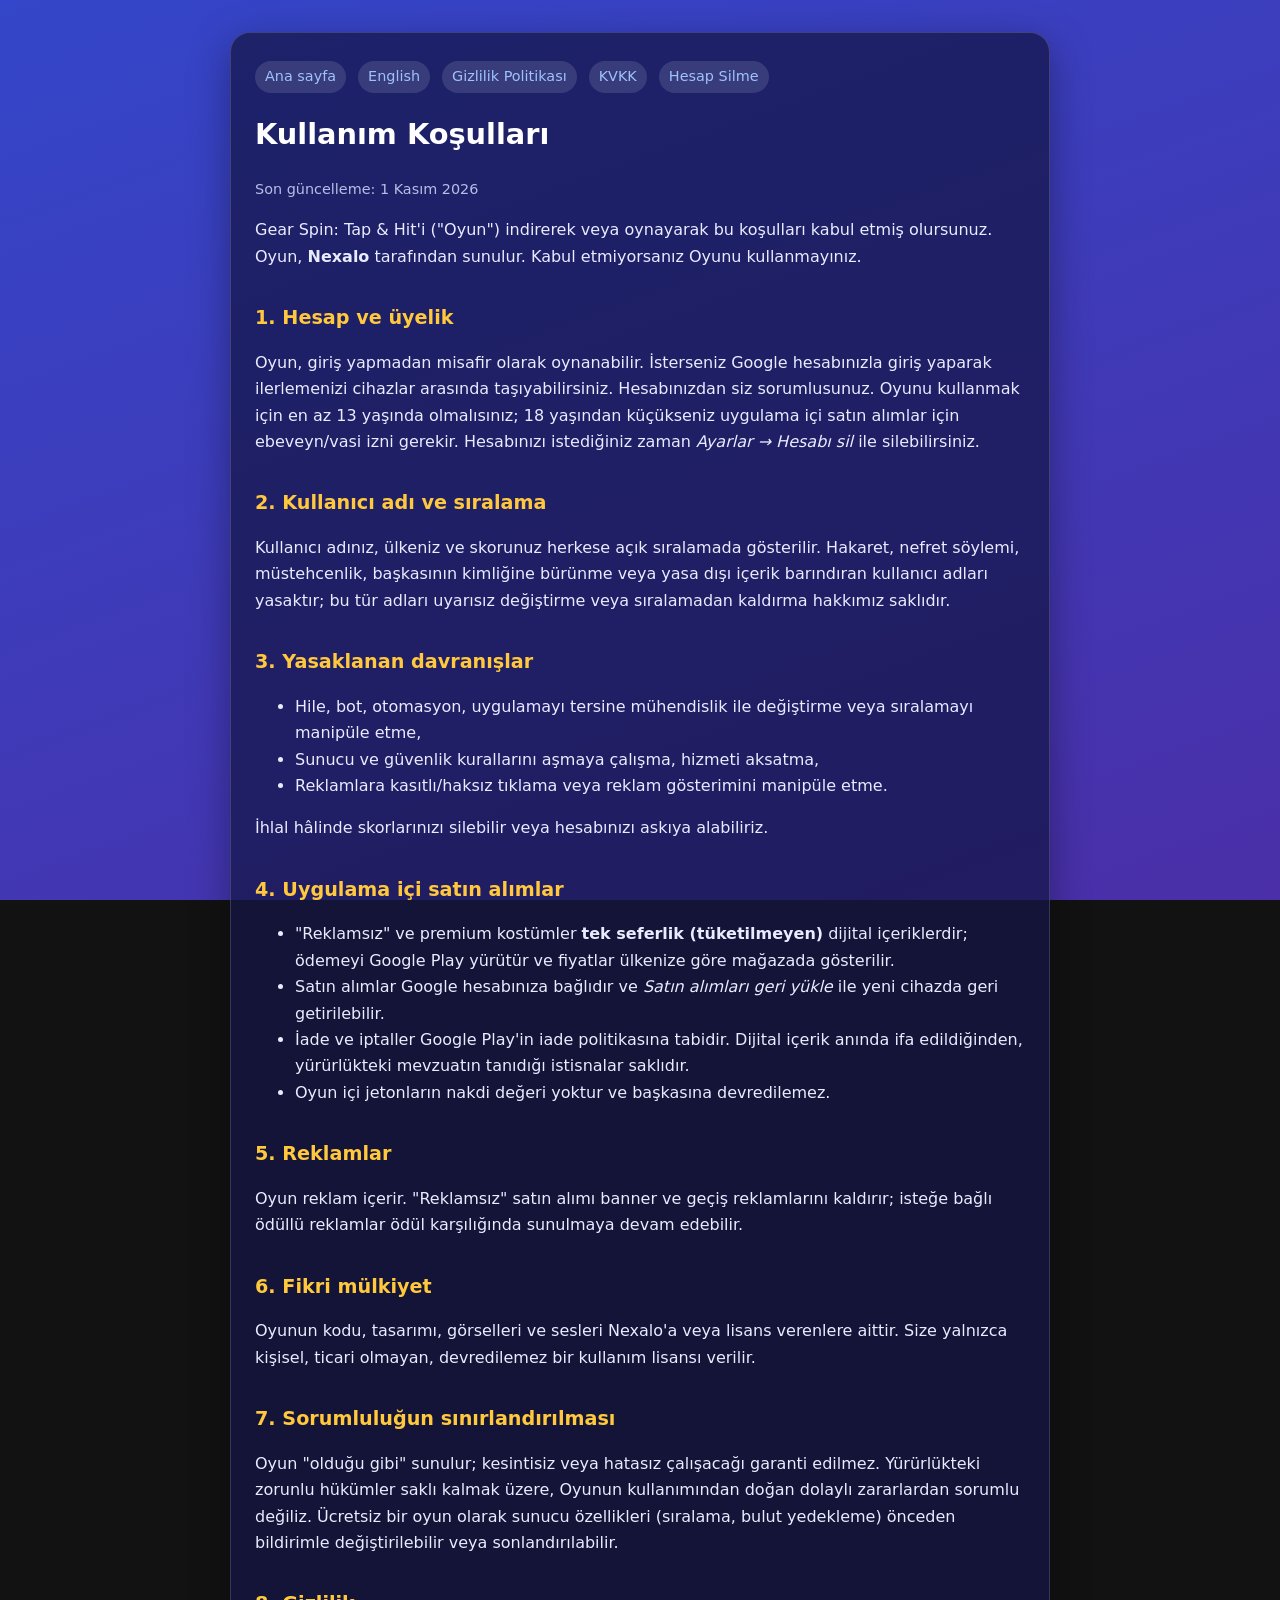
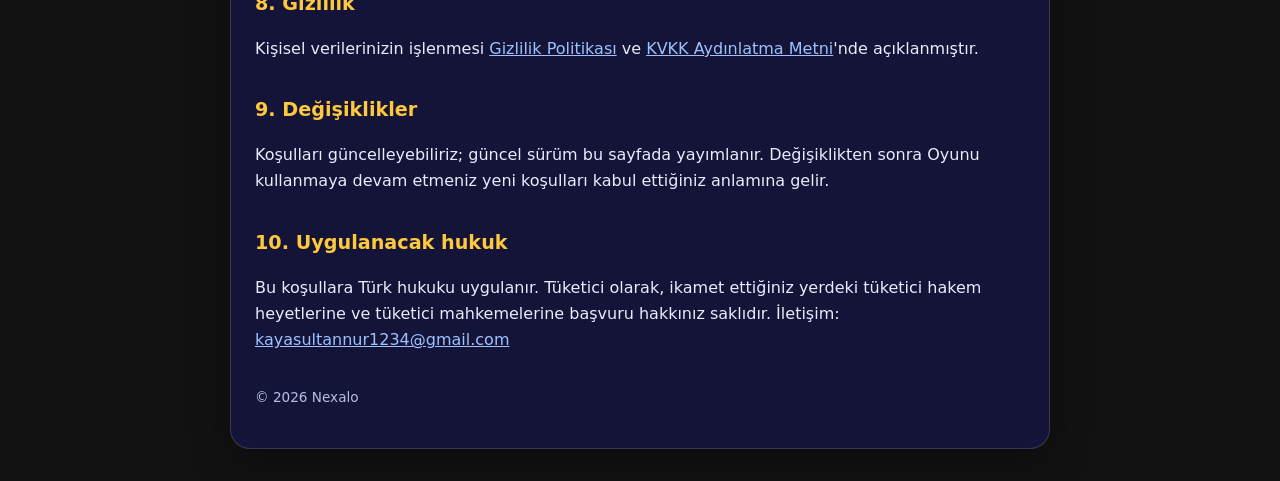
<file: docs/terms-tr.html>
<!DOCTYPE html>
<html lang="tr">
<head>
  <meta charset="utf-8">
  <meta name="viewport" content="width=device-width, initial-scale=1">
  <title>Kullanım Koşulları – Gear Spin: Tap &amp; Hit</title>
  <meta name="description" content="Gear Spin: Tap &amp; Hit oyununun kullanım koşulları ve üyelik şartları.">
  <link rel="stylesheet" href="style.css">
</head>
<body>
<main>
  <nav><a href="index.html">Ana sayfa</a><a href="terms-en.html">English</a><a href="privacy-tr.html">Gizlilik Politikası</a><a href="kvkk.html">KVKK</a><a href="delete-account.html">Hesap Silme</a></nav>
  <h1>Kullanım Koşulları</h1>
  <p class="muted">Son güncelleme: 1 Kasım 2026</p>

  <p>Gear Spin: Tap &amp; Hit'i ("Oyun") indirerek veya oynayarak bu koşulları kabul etmiş olursunuz. Oyun, <strong>Nexalo</strong> tarafından sunulur. Kabul etmiyorsanız Oyunu kullanmayınız.</p>

  <h2>1. Hesap ve üyelik</h2>
  <p>Oyun, giriş yapmadan misafir olarak oynanabilir. İsterseniz Google hesabınızla giriş yaparak ilerlemenizi cihazlar arasında taşıyabilirsiniz. Hesabınızdan siz sorumlusunuz. Oyunu kullanmak için en az 13 yaşında olmalısınız; 18 yaşından küçükseniz uygulama içi satın alımlar için ebeveyn/vasi izni gerekir. Hesabınızı istediğiniz zaman <em>Ayarlar → Hesabı sil</em> ile silebilirsiniz.</p>

  <h2>2. Kullanıcı adı ve sıralama</h2>
  <p>Kullanıcı adınız, ülkeniz ve skorunuz herkese açık sıralamada gösterilir. Hakaret, nefret söylemi, müstehcenlik, başkasının kimliğine bürünme veya yasa dışı içerik barındıran kullanıcı adları yasaktır; bu tür adları uyarısız değiştirme veya sıralamadan kaldırma hakkımız saklıdır.</p>

  <h2>3. Yasaklanan davranışlar</h2>
  <ul>
    <li>Hile, bot, otomasyon, uygulamayı tersine mühendislik ile değiştirme veya sıralamayı manipüle etme,</li>
    <li>Sunucu ve güvenlik kurallarını aşmaya çalışma, hizmeti aksatma,</li>
    <li>Reklamlara kasıtlı/haksız tıklama veya reklam gösterimini manipüle etme.</li>
  </ul>
  <p>İhlal hâlinde skorlarınızı silebilir veya hesabınızı askıya alabiliriz.</p>

  <h2>4. Uygulama içi satın alımlar</h2>
  <ul>
    <li>"Reklamsız" ve premium kostümler <strong>tek seferlik (tüketilmeyen)</strong> dijital içeriklerdir; ödemeyi Google Play yürütür ve fiyatlar ülkenize göre mağazada gösterilir.</li>
    <li>Satın alımlar Google hesabınıza bağlıdır ve <em>Satın alımları geri yükle</em> ile yeni cihazda geri getirilebilir.</li>
    <li>İade ve iptaller Google Play'in iade politikasına tabidir. Dijital içerik anında ifa edildiğinden, yürürlükteki mevzuatın tanıdığı istisnalar saklıdır.</li>
    <li>Oyun içi jetonların nakdi değeri yoktur ve başkasına devredilemez.</li>
  </ul>

  <h2>5. Reklamlar</h2>
  <p>Oyun reklam içerir. "Reklamsız" satın alımı banner ve geçiş reklamlarını kaldırır; isteğe bağlı ödüllü reklamlar ödül karşılığında sunulmaya devam edebilir.</p>

  <h2>6. Fikri mülkiyet</h2>
  <p>Oyunun kodu, tasarımı, görselleri ve sesleri Nexalo'a veya lisans verenlere aittir. Size yalnızca kişisel, ticari olmayan, devredilemez bir kullanım lisansı verilir.</p>

  <h2>7. Sorumluluğun sınırlandırılması</h2>
  <p>Oyun "olduğu gibi" sunulur; kesintisiz veya hatasız çalışacağı garanti edilmez. Yürürlükteki zorunlu hükümler saklı kalmak üzere, Oyunun kullanımından doğan dolaylı zararlardan sorumlu değiliz. Ücretsiz bir oyun olarak sunucu özellikleri (sıralama, bulut yedekleme) önceden bildirimle değiştirilebilir veya sonlandırılabilir.</p>

  <h2>8. Gizlilik</h2>
  <p>Kişisel verilerinizin işlenmesi <a href="privacy-tr.html">Gizlilik Politikası</a> ve <a href="kvkk.html">KVKK Aydınlatma Metni</a>'nde açıklanmıştır.</p>

  <h2>9. Değişiklikler</h2>
  <p>Koşulları güncelleyebiliriz; güncel sürüm bu sayfada yayımlanır. Değişiklikten sonra Oyunu kullanmaya devam etmeniz yeni koşulları kabul ettiğiniz anlamına gelir.</p>

  <h2>10. Uygulanacak hukuk</h2>
  <p>Bu koşullara Türk hukuku uygulanır. Tüketici olarak, ikamet ettiğiniz yerdeki tüketici hakem heyetlerine ve tüketici mahkemelerine başvuru hakkınız saklıdır. İletişim: <a href="mailto:kayasultannur1234@gmail.com">kayasultannur1234@gmail.com</a></p>

  <footer>© 2026 Nexalo</footer>
</main>
</body>
</html>
</file>
<file: docs/style.css>
:root { color-scheme: dark; }
* { box-sizing: border-box; }
body {
  margin: 0;
  font-family: "Segoe UI", system-ui, -apple-system, Roboto, Arial, sans-serif;
  line-height: 1.65;
  color: #e9ebff;
  background: linear-gradient(160deg, #3446c9 0%, #4a2fa8 100%) fixed;
  min-height: 100vh;
}
main {
  max-width: 820px;
  margin: 32px auto;
  padding: 28px 24px 40px;
  background: rgba(20, 22, 70, 0.72);
  border: 1px solid rgba(255, 255, 255, 0.15);
  border-radius: 20px;
  box-shadow: 0 12px 40px rgba(0, 0, 0, 0.35);
}
h1 { margin-top: 0; font-size: 1.8rem; color: #fff; }
h2 { margin-top: 2rem; font-size: 1.2rem; color: #ffc83d; }
a { color: #9fc2ff; }
nav { display: flex; gap: 12px; flex-wrap: wrap; margin-bottom: 18px; font-size: .9rem; }
nav a { padding: 4px 10px; border-radius: 999px; background: rgba(255,255,255,.12); text-decoration: none; }
table { width: 100%; border-collapse: collapse; margin: 12px 0; font-size: .92rem; }
th, td { text-align: left; padding: 8px 10px; border-bottom: 1px solid rgba(255,255,255,.14); vertical-align: top; }
th { color: #ffc83d; }
.muted { color: #b9bde6; font-size: .9rem; }
.card { display: block; margin: 10px 0; padding: 14px 16px; border-radius: 14px; background: rgba(255,255,255,.1); text-decoration: none; color: #fff; font-weight: 600; }
.card:hover { background: rgba(255,255,255,.18); }
footer { margin-top: 2rem; font-size: .85rem; color: #b9bde6; }
</file>
